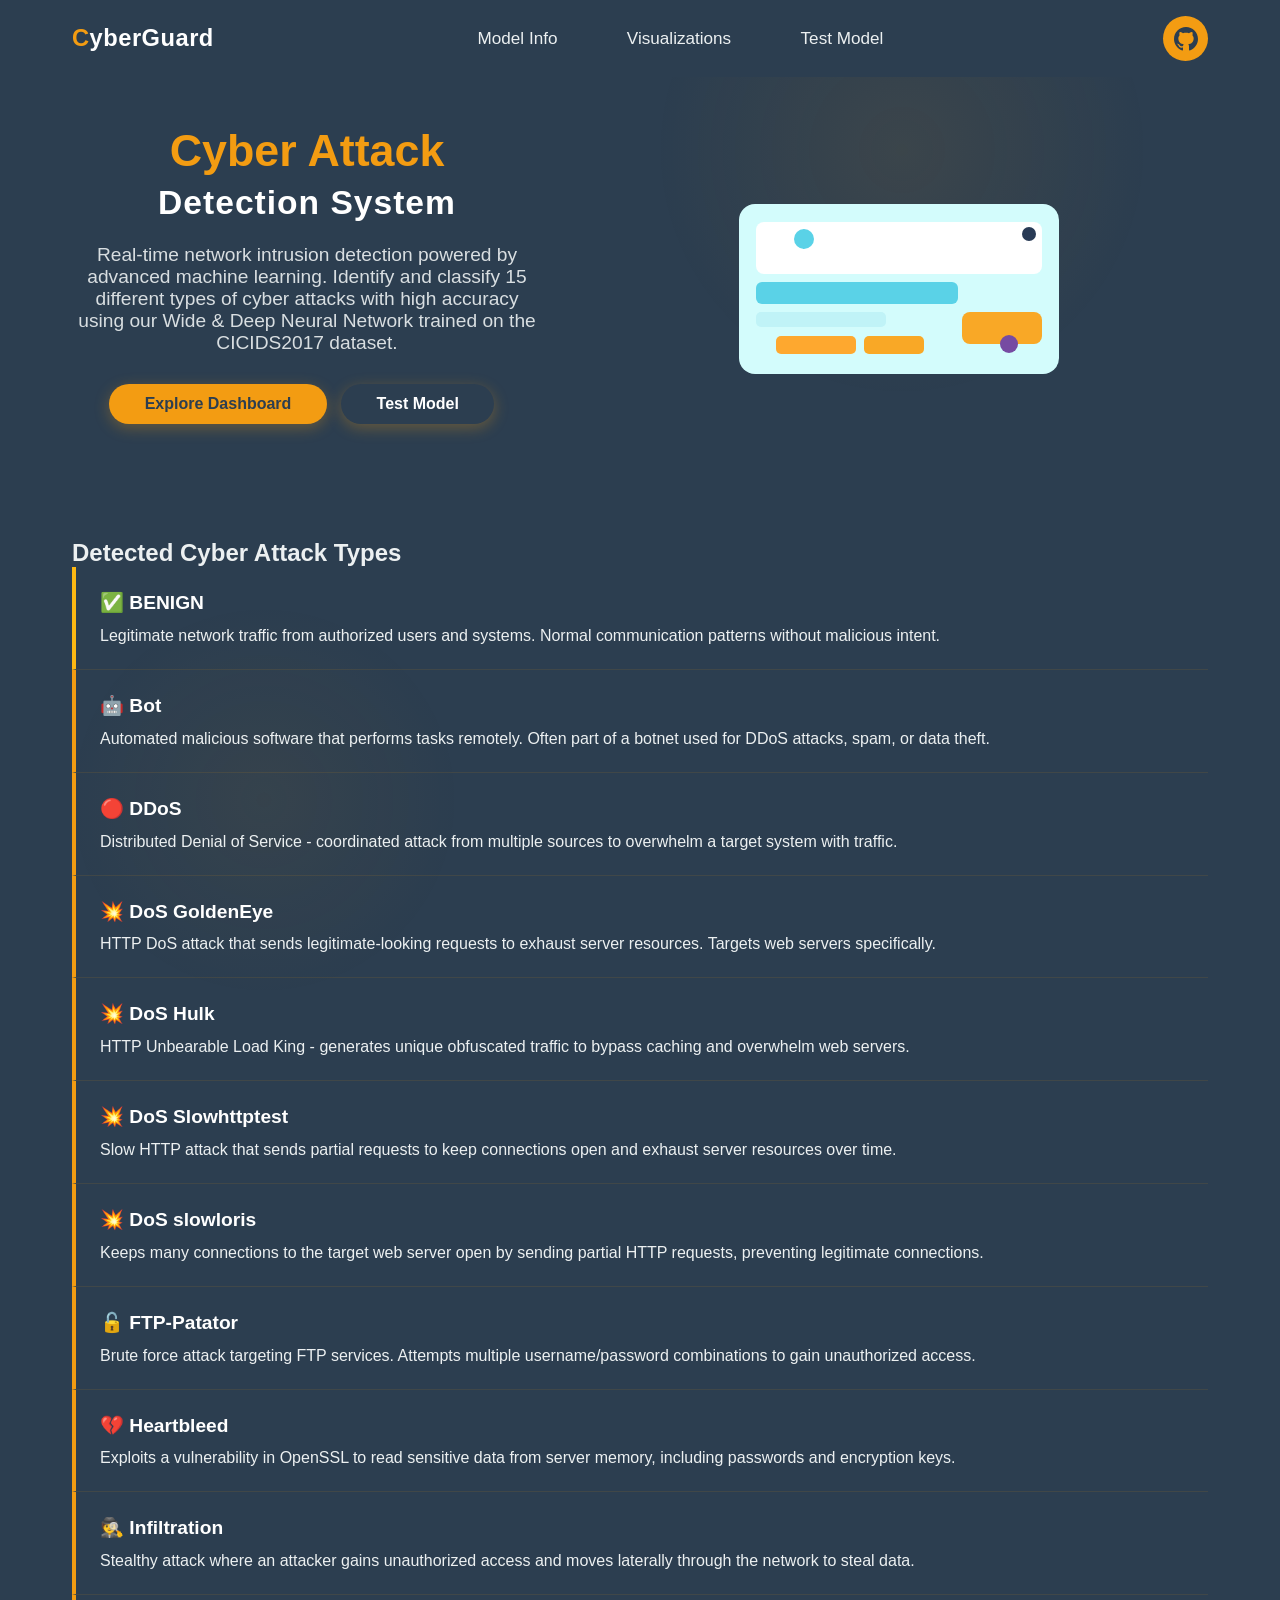
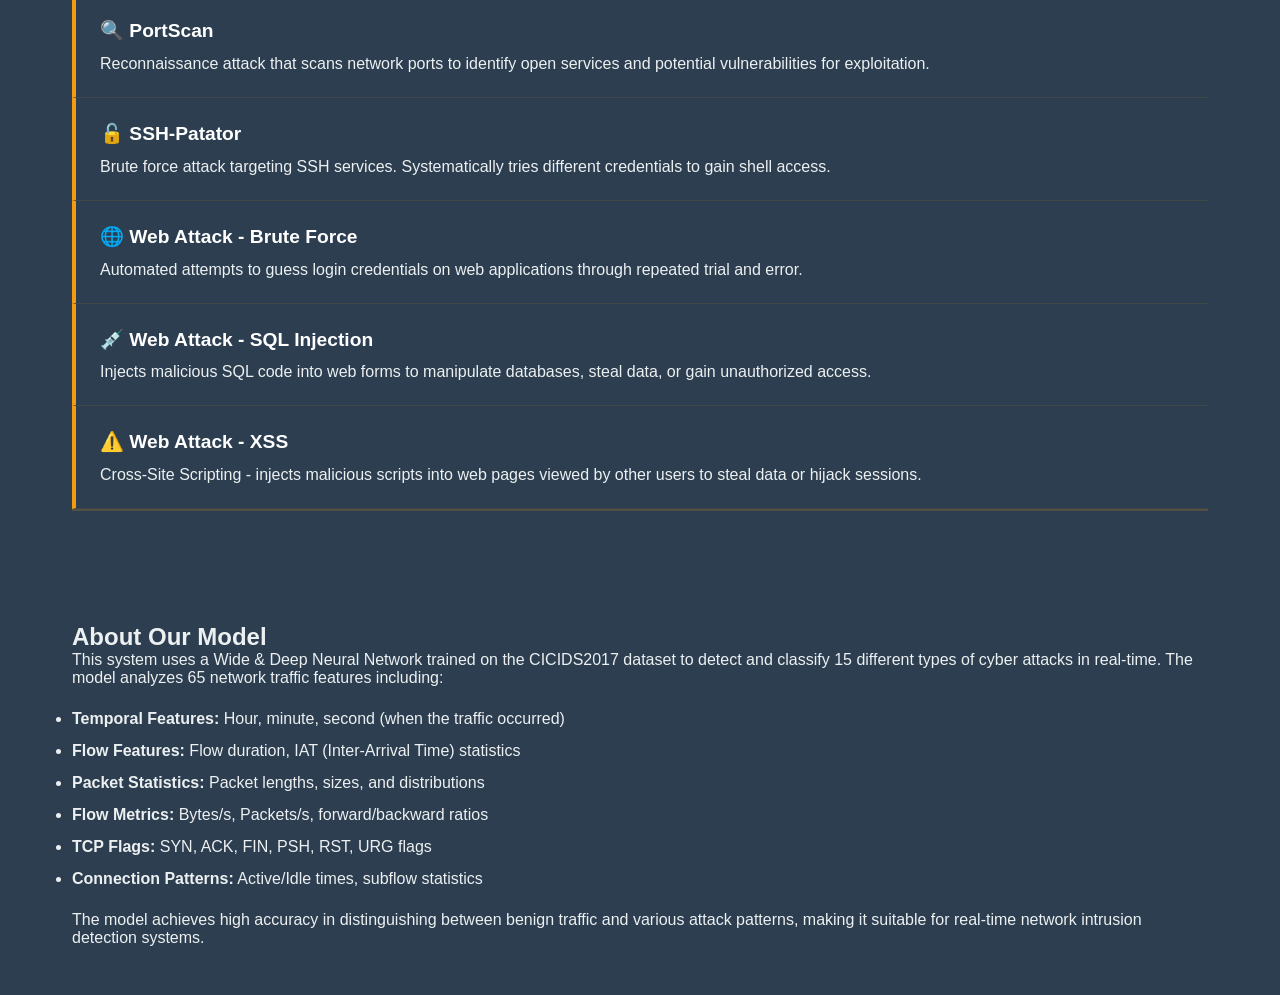
<file: index.html>
<!DOCTYPE html>
<html lang="en">

<head>
    <meta charset="UTF-8">
    <meta name="viewport" content="width=device-width, initial-scale=1.0">
    <title>Cyber Attack Detection System</title>
    <link rel="stylesheet" href="css/style.css">
</head>

<body>
    <nav class="navbar">
        <div class="nav-container">
            <div class="logo"> CyberGuard</div>
            <ul class="nav-menu">
                <li><a href="#model">Model Info</a></li>
                <li><a href="visualizations.html">Visualizations</a></li>
                <li><a href="predict.html">Test Model</a></li>
            </ul>
            <a href="https://github.com/ANASSBOUGRAINE212/Network-Intrusion-Detection-and-Classification-System" target="_blank" class="github-link">
                <svg width="24" height="24" viewBox="0 0 24 24" fill="currentColor">
                    <path
                        d="M12 0c-6.626 0-12 5.373-12 12 0 5.302 3.438 9.8 8.207 11.387.599.111.793-.261.793-.577v-2.234c-3.338.726-4.033-1.416-4.033-1.416-.546-1.387-1.333-1.756-1.333-1.756-1.089-.745.083-.729.083-.729 1.205.084 1.839 1.237 1.839 1.237 1.07 1.834 2.807 1.304 3.492.997.107-.775.418-1.305.762-1.604-2.665-.305-5.467-1.334-5.467-5.931 0-1.311.469-2.381 1.236-3.221-.124-.303-.535-1.524.117-3.176 0 0 1.008-.322 3.301 1.23.957-.266 1.983-.399 3.003-.404 1.02.005 2.047.138 3.006.404 2.291-1.552 3.297-1.23 3.297-1.23.653 1.653.242 2.874.118 3.176.77.84 1.235 1.911 1.235 3.221 0 4.609-2.807 5.624-5.479 5.921.43.372.823 1.102.823 2.222v3.293c0 .319.192.694.801.576 4.765-1.589 8.199-6.086 8.199-11.386 0-6.627-5.373-12-12-12z" />
                </svg>
            </a>
        </div>
    </nav>

    <main class="container">
        <section class="hero landing-hero">
            <div class="hero-content">
                <h1><span class="highlight">Cyber Attack</span><br><span class="subheading">Detection System</span></h1>
                <p>Real-time network intrusion detection powered by advanced machine learning. Identify and classify 15
                    different types of cyber attacks with high accuracy using our Wide & Deep Neural Network trained on
                    the CICIDS2017 dataset.</p>
                <a href="visualizations.html" class="btn-learn-more">Explore Dashboard</a>
                <a href="predict.html" class="btn-learn-more" style="background: var(--dark-blue); color: #fff;">Test
                    Model</a>
            </div>
            <div class="hero-illustration">
                <!-- Placeholder SVG illustration -->
                <svg width="360" height="220" viewBox="0 0 360 220" fill="none" xmlns="http://www.w3.org/2000/svg">
                    <rect x="20" y="30" width="320" height="170" rx="16" fill="#d3fcfc" />
                    <rect x="37" y="48" width="286" height="52" rx="8" fill="#fff" />
                    <rect x="37" y="108" width="202" height="22" rx="6" fill="#5ad2e7" />
                    <rect x="37" y="138" width="130" height="15" rx="5" fill="#c0f3f7" />
                    <rect x="243" y="138" width="80" height="32" rx="8" fill="#f9a826" />
                    <rect x="57" y="162" width="80" height="18" rx="5" fill="#fea82f" />
                    <rect x="145" y="162" width="60" height="18" rx="5" fill="#f9a826" />
                    <!-- Human icons as placeholder -->
                    <circle cx="85" cy="65" r="10" fill="#5ad2e7" />
                    <circle cx="290" cy="170" r="9" fill="#764ba2" />
                    <circle cx="310" cy="60" r="7" fill="#283a55" />
                </svg>
            </div>
        </section>

        <section class="attack-types" id="attacks"></section>
        <h2>Detected Cyber Attack Types</h2>

        <div class="attack-card normal">
            <h3>✅ BENIGN</h3>
            <p>Legitimate network traffic from authorized users and systems. Normal communication patterns without
                malicious intent.</p>
        </div>

        <div class="attack-card">
            <h3>🤖 Bot</h3>
            <p>Automated malicious software that performs tasks remotely. Often part of a botnet used for DDoS
                attacks, spam, or data theft.</p>
        </div>

        <div class="attack-card">
            <h3>🔴 DDoS</h3>
            <p>Distributed Denial of Service - coordinated attack from multiple sources to overwhelm a target system
                with traffic.</p>
        </div>

        <div class="attack-card">
            <h3>💥 DoS GoldenEye</h3>
            <p>HTTP DoS attack that sends legitimate-looking requests to exhaust server resources. Targets web
                servers specifically.</p>
        </div>

        <div class="attack-card">
            <h3>💥 DoS Hulk</h3>
            <p>HTTP Unbearable Load King - generates unique obfuscated traffic to bypass caching and overwhelm web
                servers.</p>
        </div>

        <div class="attack-card">
            <h3>💥 DoS Slowhttptest</h3>
            <p>Slow HTTP attack that sends partial requests to keep connections open and exhaust server resources
                over time.</p>
        </div>

        <div class="attack-card">
            <h3>💥 DoS slowloris</h3>
            <p>Keeps many connections to the target web server open by sending partial HTTP requests, preventing
                legitimate connections.</p>
        </div>

        <div class="attack-card">
            <h3>🔓 FTP-Patator</h3>
            <p>Brute force attack targeting FTP services. Attempts multiple username/password combinations to gain
                unauthorized access.</p>
        </div>

        <div class="attack-card">
            <h3>💔 Heartbleed</h3>
            <p>Exploits a vulnerability in OpenSSL to read sensitive data from server memory, including passwords
                and encryption keys.</p>
        </div>

        <div class="attack-card">
            <h3>🕵️ Infiltration</h3>
            <p>Stealthy attack where an attacker gains unauthorized access and moves laterally through the network
                to steal data.</p>
        </div>

        <div class="attack-card">
            <h3>🔍 PortScan</h3>
            <p>Reconnaissance attack that scans network ports to identify open services and potential
                vulnerabilities for exploitation.</p>
        </div>

        <div class="attack-card">
            <h3>🔓 SSH-Patator</h3>
            <p>Brute force attack targeting SSH services. Systematically tries different credentials to gain shell
                access.</p>
        </div>

        <div class="attack-card">
            <h3>🌐 Web Attack - Brute Force</h3>
            <p>Automated attempts to guess login credentials on web applications through repeated trial and error.
            </p>
        </div>

        <div class="attack-card">
            <h3>💉 Web Attack - SQL Injection</h3>
            <p>Injects malicious SQL code into web forms to manipulate databases, steal data, or gain unauthorized
                access.</p>
        </div>

        <div class="attack-card">
            <h3>⚠️ Web Attack - XSS</h3>
            <p>Cross-Site Scripting - injects malicious scripts into web pages viewed by other users to steal data
                or hijack sessions.</p>
        </div>
        </section>

        <section class="model-info" id="model"></section>
        <h2>About Our Model</h2>
        <p>This system uses a Wide & Deep Neural Network trained on the CICIDS2017 dataset to detect and classify 15
            different types of cyber attacks in real-time. The model analyzes 65 network traffic features including:
        </p>
        <ul style="margin-top: 1rem; line-height: 2;">
            <li><strong>Temporal Features:</strong> Hour, minute, second (when the traffic occurred)</li>
            <li><strong>Flow Features:</strong> Flow duration, IAT (Inter-Arrival Time) statistics</li>
            <li><strong>Packet Statistics:</strong> Packet lengths, sizes, and distributions</li>
            <li><strong>Flow Metrics:</strong> Bytes/s, Packets/s, forward/backward ratios</li>
            <li><strong>TCP Flags:</strong> SYN, ACK, FIN, PSH, RST, URG flags</li>
            <li><strong>Connection Patterns:</strong> Active/Idle times, subflow statistics</li>
        </ul>
        <p style="margin-top: 1rem;">The model achieves high accuracy in distinguishing between benign traffic and
            various attack patterns, making it suitable for real-time network intrusion detection systems.</p>
        </section>
    </main>

</body>

</html>
</file>
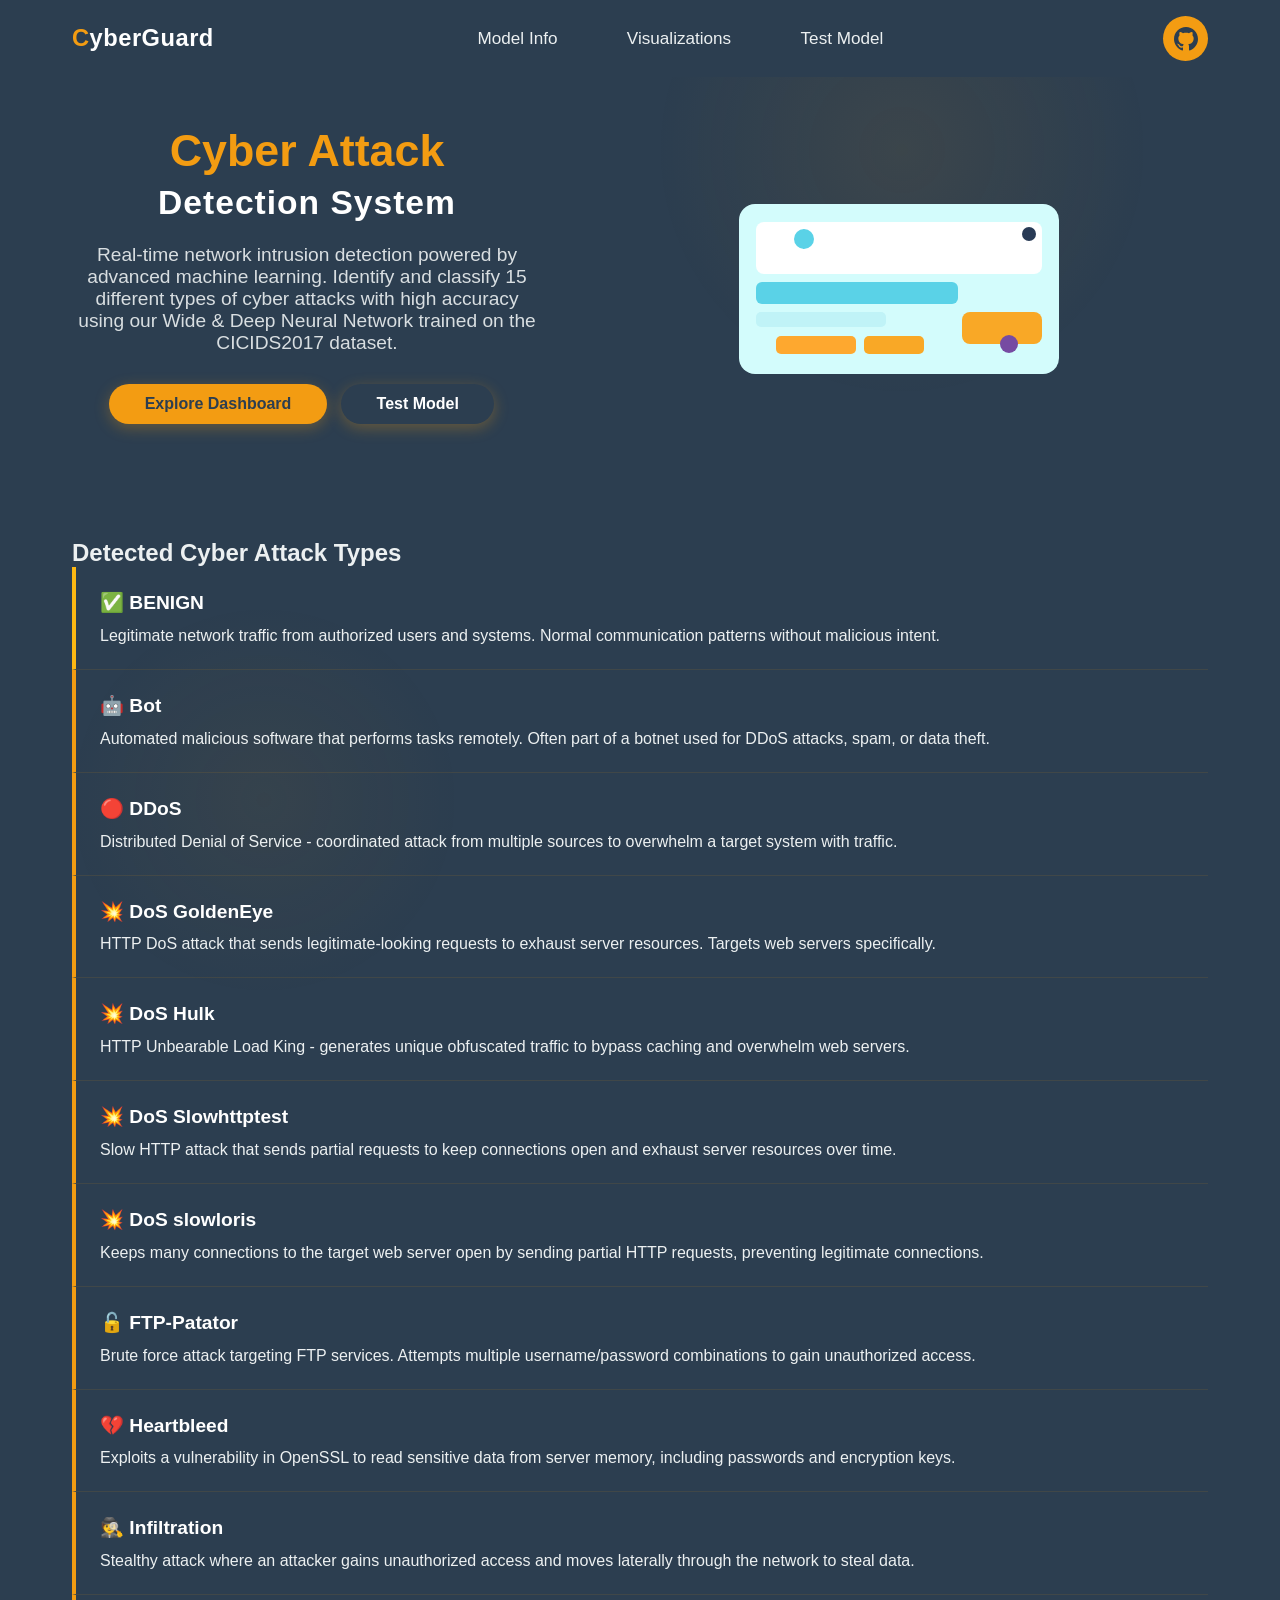
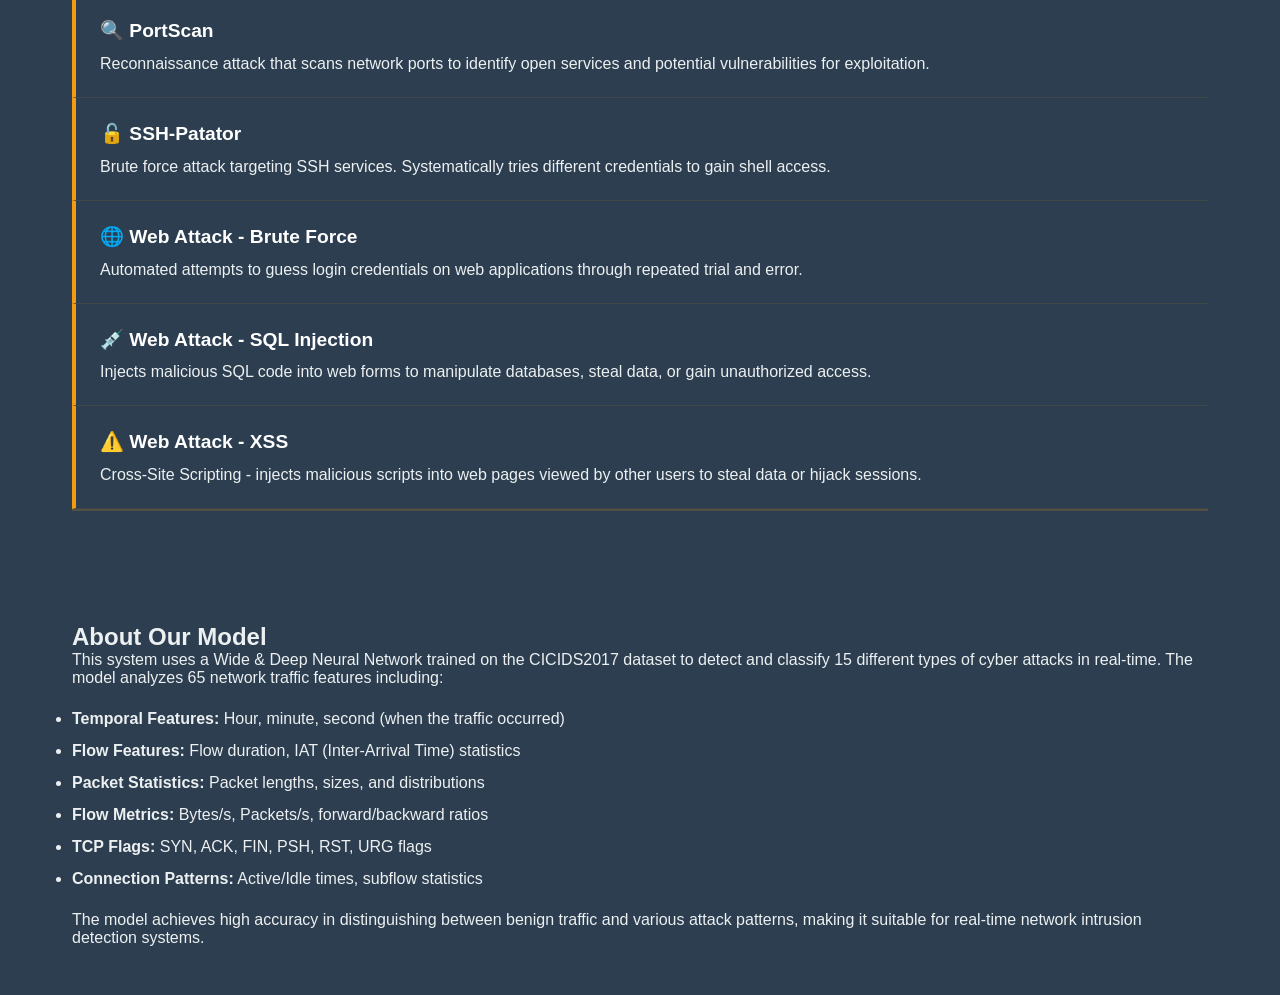
<file: frontend/index.html>
<!DOCTYPE html>
<html lang="en">

<head>
    <meta charset="UTF-8">
    <meta name="viewport" content="width=device-width, initial-scale=1.0">
    <title>Cyber Attack Detection System</title>
    <link rel="stylesheet" href="css/style.css">
</head>

<body>
    <nav class="navbar">
        <div class="nav-container">
            <div class="logo"> CyberGuard</div>
            <ul class="nav-menu">
                <li><a href="#model">Model Info</a></li>
                <li><a href="visualizations.html">Visualizations</a></li>
                <li><a href="predict.html">Test Model</a></li>
            </ul>
            <a href="https://github.com" target="_blank" class="github-link">
                <svg width="24" height="24" viewBox="0 0 24 24" fill="currentColor">
                    <path
                        d="M12 0c-6.626 0-12 5.373-12 12 0 5.302 3.438 9.8 8.207 11.387.599.111.793-.261.793-.577v-2.234c-3.338.726-4.033-1.416-4.033-1.416-.546-1.387-1.333-1.756-1.333-1.756-1.089-.745.083-.729.083-.729 1.205.084 1.839 1.237 1.839 1.237 1.07 1.834 2.807 1.304 3.492.997.107-.775.418-1.305.762-1.604-2.665-.305-5.467-1.334-5.467-5.931 0-1.311.469-2.381 1.236-3.221-.124-.303-.535-1.524.117-3.176 0 0 1.008-.322 3.301 1.23.957-.266 1.983-.399 3.003-.404 1.02.005 2.047.138 3.006.404 2.291-1.552 3.297-1.23 3.297-1.23.653 1.653.242 2.874.118 3.176.77.84 1.235 1.911 1.235 3.221 0 4.609-2.807 5.624-5.479 5.921.43.372.823 1.102.823 2.222v3.293c0 .319.192.694.801.576 4.765-1.589 8.199-6.086 8.199-11.386 0-6.627-5.373-12-12-12z" />
                </svg>
            </a>
        </div>
    </nav>

    <main class="container">
        <section class="hero landing-hero">
            <div class="hero-content">
                <h1><span class="highlight">Cyber Attack</span><br><span class="subheading">Detection System</span></h1>
                <p>Real-time network intrusion detection powered by advanced machine learning. Identify and classify 15
                    different types of cyber attacks with high accuracy using our Wide & Deep Neural Network trained on
                    the CICIDS2017 dataset.</p>
                <a href="visualizations.html" class="btn-learn-more">Explore Dashboard</a>
                <a href="predict.html" class="btn-learn-more" style="background: var(--dark-blue); color: #fff;">Test
                    Model</a>
            </div>
            <div class="hero-illustration">
                <!-- Placeholder SVG illustration -->
                <svg width="360" height="220" viewBox="0 0 360 220" fill="none" xmlns="http://www.w3.org/2000/svg">
                    <rect x="20" y="30" width="320" height="170" rx="16" fill="#d3fcfc" />
                    <rect x="37" y="48" width="286" height="52" rx="8" fill="#fff" />
                    <rect x="37" y="108" width="202" height="22" rx="6" fill="#5ad2e7" />
                    <rect x="37" y="138" width="130" height="15" rx="5" fill="#c0f3f7" />
                    <rect x="243" y="138" width="80" height="32" rx="8" fill="#f9a826" />
                    <rect x="57" y="162" width="80" height="18" rx="5" fill="#fea82f" />
                    <rect x="145" y="162" width="60" height="18" rx="5" fill="#f9a826" />
                    <!-- Human icons as placeholder -->
                    <circle cx="85" cy="65" r="10" fill="#5ad2e7" />
                    <circle cx="290" cy="170" r="9" fill="#764ba2" />
                    <circle cx="310" cy="60" r="7" fill="#283a55" />
                </svg>
            </div>
        </section>

        <section class="attack-types" id="attacks"></section>
        <h2>Detected Cyber Attack Types</h2>

        <div class="attack-card normal">
            <h3>✅ BENIGN</h3>
            <p>Legitimate network traffic from authorized users and systems. Normal communication patterns without
                malicious intent.</p>
        </div>

        <div class="attack-card">
            <h3>🤖 Bot</h3>
            <p>Automated malicious software that performs tasks remotely. Often part of a botnet used for DDoS
                attacks, spam, or data theft.</p>
        </div>

        <div class="attack-card">
            <h3>🔴 DDoS</h3>
            <p>Distributed Denial of Service - coordinated attack from multiple sources to overwhelm a target system
                with traffic.</p>
        </div>

        <div class="attack-card">
            <h3>💥 DoS GoldenEye</h3>
            <p>HTTP DoS attack that sends legitimate-looking requests to exhaust server resources. Targets web
                servers specifically.</p>
        </div>

        <div class="attack-card">
            <h3>💥 DoS Hulk</h3>
            <p>HTTP Unbearable Load King - generates unique obfuscated traffic to bypass caching and overwhelm web
                servers.</p>
        </div>

        <div class="attack-card">
            <h3>💥 DoS Slowhttptest</h3>
            <p>Slow HTTP attack that sends partial requests to keep connections open and exhaust server resources
                over time.</p>
        </div>

        <div class="attack-card">
            <h3>💥 DoS slowloris</h3>
            <p>Keeps many connections to the target web server open by sending partial HTTP requests, preventing
                legitimate connections.</p>
        </div>

        <div class="attack-card">
            <h3>🔓 FTP-Patator</h3>
            <p>Brute force attack targeting FTP services. Attempts multiple username/password combinations to gain
                unauthorized access.</p>
        </div>

        <div class="attack-card">
            <h3>💔 Heartbleed</h3>
            <p>Exploits a vulnerability in OpenSSL to read sensitive data from server memory, including passwords
                and encryption keys.</p>
        </div>

        <div class="attack-card">
            <h3>🕵️ Infiltration</h3>
            <p>Stealthy attack where an attacker gains unauthorized access and moves laterally through the network
                to steal data.</p>
        </div>

        <div class="attack-card">
            <h3>🔍 PortScan</h3>
            <p>Reconnaissance attack that scans network ports to identify open services and potential
                vulnerabilities for exploitation.</p>
        </div>

        <div class="attack-card">
            <h3>🔓 SSH-Patator</h3>
            <p>Brute force attack targeting SSH services. Systematically tries different credentials to gain shell
                access.</p>
        </div>

        <div class="attack-card">
            <h3>🌐 Web Attack - Brute Force</h3>
            <p>Automated attempts to guess login credentials on web applications through repeated trial and error.
            </p>
        </div>

        <div class="attack-card">
            <h3>💉 Web Attack - SQL Injection</h3>
            <p>Injects malicious SQL code into web forms to manipulate databases, steal data, or gain unauthorized
                access.</p>
        </div>

        <div class="attack-card">
            <h3>⚠️ Web Attack - XSS</h3>
            <p>Cross-Site Scripting - injects malicious scripts into web pages viewed by other users to steal data
                or hijack sessions.</p>
        </div>
        </section>

        <section class="model-info" id="model"></section>
        <h2>About Our Model</h2>
        <p>This system uses a Wide & Deep Neural Network trained on the CICIDS2017 dataset to detect and classify 15
            different types of cyber attacks in real-time. The model analyzes 65 network traffic features including:
        </p>
        <ul style="margin-top: 1rem; line-height: 2;">
            <li><strong>Temporal Features:</strong> Hour, minute, second (when the traffic occurred)</li>
            <li><strong>Flow Features:</strong> Flow duration, IAT (Inter-Arrival Time) statistics</li>
            <li><strong>Packet Statistics:</strong> Packet lengths, sizes, and distributions</li>
            <li><strong>Flow Metrics:</strong> Bytes/s, Packets/s, forward/backward ratios</li>
            <li><strong>TCP Flags:</strong> SYN, ACK, FIN, PSH, RST, URG flags</li>
            <li><strong>Connection Patterns:</strong> Active/Idle times, subflow statistics</li>
        </ul>
        <p style="margin-top: 1rem;">The model achieves high accuracy in distinguishing between benign traffic and
            various attack patterns, making it suitable for real-time network intrusion detection systems.</p>
        </section>
    </main>

</body>

</html>
</file>
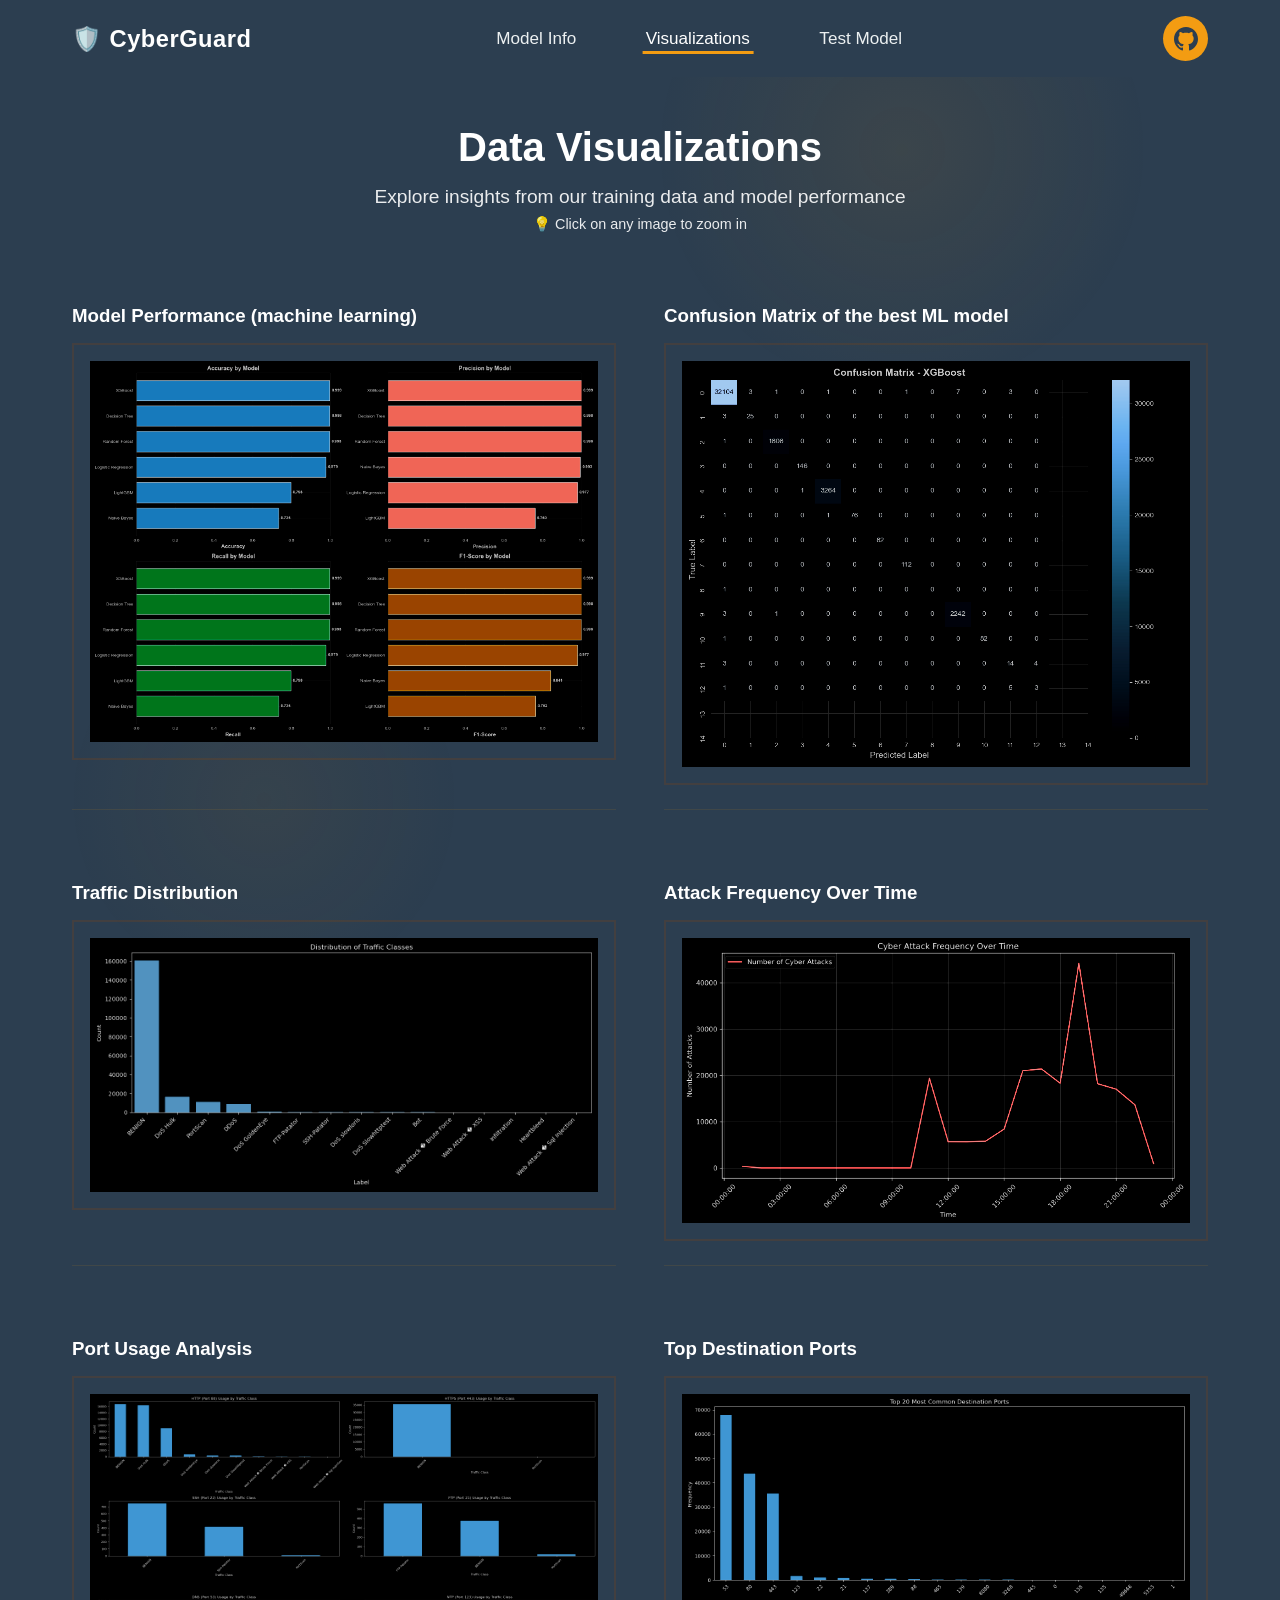
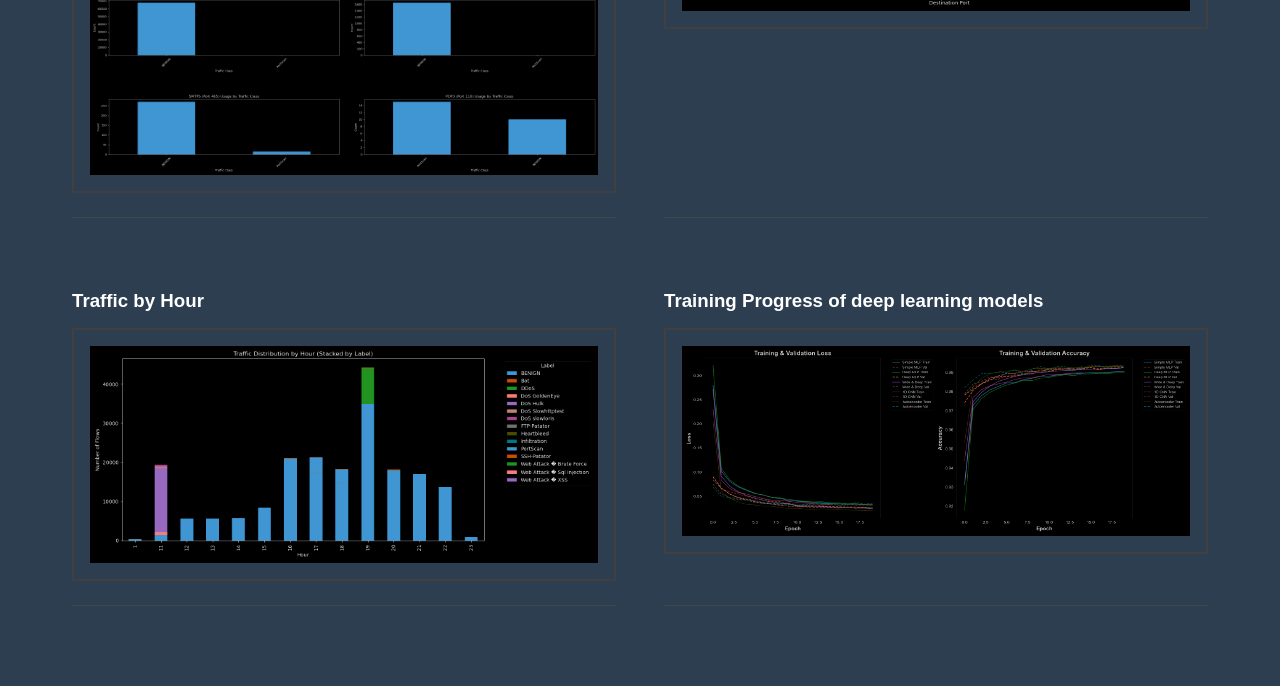
<file: frontend/visualizations.html>
<!DOCTYPE html>
<html lang="en">
<head>
    <meta charset="UTF-8">
    <meta name="viewport" content="width=device-width, initial-scale=1.0">
    <title>Visualizations - Cyber Attack Detection</title>
    <link rel="stylesheet" href="css/style.css">
</head>
<body>
    <nav class="navbar">
        <div class="nav-container">
            <div class="logo">🛡️ CyberGuard</div>
            <ul class="nav-menu">
                <li><a href="index.html#model">Model Info</a></li>
                <li><a href="visualizations.html" class="active">Visualizations</a></li>
                <li><a href="predict.html">Test Model</a></li>
            </ul>
            <a href="https://github.com" target="_blank" class="github-link">
                <svg width="24" height="24" viewBox="0 0 24 24" fill="currentColor">
                    <path d="M12 0c-6.626 0-12 5.373-12 12 0 5.302 3.438 9.8 8.207 11.387.599.111.793-.261.793-.577v-2.234c-3.338.726-4.033-1.416-4.033-1.416-.546-1.387-1.333-1.756-1.333-1.756-1.089-.745.083-.729.083-.729 1.205.084 1.839 1.237 1.839 1.237 1.07 1.834 2.807 1.304 3.492.997.107-.775.418-1.305.762-1.604-2.665-.305-5.467-1.334-5.467-5.931 0-1.311.469-2.381 1.236-3.221-.124-.303-.535-1.524.117-3.176 0 0 1.008-.322 3.301 1.23.957-.266 1.983-.399 3.003-.404 1.02.005 2.047.138 3.006.404 2.291-1.552 3.297-1.23 3.297-1.23.653 1.653.242 2.874.118 3.176.77.84 1.235 1.911 1.235 3.221 0 4.609-2.807 5.624-5.479 5.921.43.372.823 1.102.823 2.222v3.293c0 .319.192.694.801.576 4.765-1.589 8.199-6.086 8.199-11.386 0-6.627-5.373-12-12-12z"/>
                </svg>
            </a>
        </div>
    </nav>

    <main class="container">
        <section class="hero">
            <h1 style="color: var(--dark-blue);">Data Visualizations</h1>
            <p style="color: var(--dark-blue); font-weight: 500;">Explore insights from our training data and model performance</p>
            <p style="font-size: 0.9em; margin-top: 0.5rem; color: var(--dark-blue);">💡 Click on any image to zoom in</p>
        </section>

        <section class="viz-grid">
            <div class="viz-card">
                <h3>Model Performance (machine learning)</h3>
                <img src="../visualization/metrics by model (ML).png" alt="Metrics by Model" class="zoomable">
            </div>

            <div class="viz-card">
                <h3>Confusion Matrix of the best ML model</h3>
                <img src="../visualization/confusion matrix for best model.png" alt="Confusion Matrix" class="zoomable">
            </div>

            <div class="viz-card">
                <h3>Traffic Distribution</h3>
                <img src="../visualization/Distribution of Traffic.png" alt="Traffic Distribution" class="zoomable">
            </div>

            <div class="viz-card">
                <h3>Attack Frequency Over Time</h3>
                <img src="../visualization/cyber attack frequency over time.png" alt="Attack Frequency" class="zoomable">
            </div>

            <div class="viz-card">
                <h3>Port Usage Analysis</h3>
                <img src="../visualization/port usage by traffic.png" alt="Port Usage" class="zoomable">
            </div>

            <div class="viz-card">
                <h3>Top Destination Ports</h3>
                <img src="../visualization/Top 20 Most Common Destination Ports.png" alt="Top Ports" class="zoomable">
            </div>

            <div class="viz-card">
                <h3>Traffic by Hour</h3>
                <img src="../visualization/traffic distribution by hour.png" alt="Traffic by Hour" class="zoomable">
            </div>

            <div class="viz-card">
                <h3>Training Progress of deep learning models</h3>
                <img src="../visualization/Training & Validation Loss and accuracy.png" alt="Training Progress" class="zoomable">
            </div>
        </section>
    </main>

    <!-- Image Zoom Modal -->
    <div id="imageModal" class="modal">
        <span class="modal-close">&times;</span>
        <img class="modal-content" id="modalImage">
        <div id="modalCaption"></div>
    </div>

    <script src="js/visualizations.js"></script>
</body>
</html>
</file>
<file: css/style.css>
* {
    margin: 0;
    padding: 0;
    box-sizing: border-box;
}

:root {
  --navy-dark: #2C3E50;
  --navy-blue: #34495E;
  --accent-yellow: #F39C12;
  --accent-gold: #FDB813;
  --text-light: #ECF0F1;
  --text-white: #FFFFFF;
}

body {
  font-family: 'Segoe UI', Tahoma, Geneva, Verdana, sans-serif;
  background: var(--navy-dark);
  min-height: 100vh;
  color: var(--text-light);
  position: relative;
  overflow-x: hidden;
  margin: 0;
  padding: 0;
}

body::before {
  content: '';
  position: fixed;
  width: 500px;
  height: 500px;
  background: radial-gradient(circle, rgba(243, 156, 18, 0.08) 0%, transparent 70%);
  border-radius: 50%;
  top: -100px;
  right: 10%;
  z-index: 0;
  pointer-events: none;
}

body::after {
  content: '';
  position: fixed;
  width: 400px;
  height: 400px;
  background: radial-gradient(circle, rgba(243, 156, 18, 0.05) 0%, transparent 70%);
  border-radius: 50%;
  bottom: -100px;
  left: 5%;
  z-index: 0;
  pointer-events: none;
}

.navbar {
  background: var(--navy-dark);
  box-shadow: none;
  margin-bottom: 0;
  position: relative;
  z-index: 100;
}

.nav-container {
  max-width: 1200px;
  margin: 0 auto;
  padding: 1rem 2rem;
  display: flex;
  justify-content: space-between;
  align-items: center;
}

.logo {
  font-size: 1.48rem;
  font-weight: bold;
  color: var(--text-white);
  letter-spacing: 0.5px;
}

.logo::first-letter {
  color: var(--accent-yellow);
}

.nav-menu {
  display: flex;
  list-style: none;
  gap: 2.2rem;
}

.nav-menu a {
  text-decoration: none;
  color: var(--text-light);
  font-weight: 500;
  font-size: 1.07rem;
  transition: all 0.3s;
  border-radius: 4px;
  padding: 0.4em 1em;
  position: relative;
}

.nav-menu a::after {
  content: '';
  position: absolute;
  bottom: 0;
  left: 50%;
  transform: translateX(-50%);
  width: 0;
  height: 3px;
  background: var(--accent-yellow);
  transition: width 0.3s;
}

.nav-menu a:hover,
.nav-menu a.active {
  color: var(--text-white);
}

.nav-menu a:hover::after,
.nav-menu a.active::after {
  width: 80%;
}

.github-link {
  color: var(--text-white);
  display: flex;
  align-items: center;
  justify-content: center;
  width: 45px;
  height: 45px;
  border-radius: 50%;
  transition: all 0.3s;
  margin-left: 1rem;
  background: var(--accent-yellow);
}

.github-link svg {
  fill: var(--navy-dark);
}

.github-link:hover {
  background: var(--accent-gold);
  transform: scale(1.1);
}

.landing-hero {
  display: flex;
  flex-direction: row;
  justify-content: space-between;
  align-items: center;
  gap: 3rem;
  margin-top: 0;
  margin-bottom: 4rem;
  padding: 2rem 0;
}
.hero-content {
  flex: 1 1 340px;
  max-width: 470px;
}
.landing-hero .hero-illustration {
  flex: 1 1 320px;
  text-align: center;
  display: flex;
  align-items: center;
  justify-content: center;
}

.landing-hero h1 {
  font-size: 2.75rem;
  font-weight: 700;
  color: var(--text-white);
  margin-bottom: 0.45em;
  line-height: 1.15;
}
.landing-hero .highlight {
  color: var(--accent-yellow);
  font-size: 2.8rem;
}
.landing-hero .subheading {
  color: var(--text-white);
  font-size: 2.1rem;
  letter-spacing: 1px;
  display: inline-block;
  margin-bottom: 0.17em;
}
.landing-hero p {
  font-size: 1.13rem;
  color: var(--text-light);
  margin-bottom: 1.55em;
  opacity: 0.95;
}

.btn-learn-more {
  background: var(--accent-yellow);
  color: var(--navy-dark);
  border: none;
  border-radius: 30px;
  padding: 0.7em 2.2em;
  font-size: 1rem;
  font-weight: 600;
  cursor: pointer;
  text-decoration: none;
  transition: all 0.3s;
  box-shadow: 0 4px 15px rgba(243, 156, 18, 0.3);
  margin-right: 0.65rem;
  margin-bottom: 1.2rem;
  display: inline-block;
}
.btn-learn-more:hover {
  background: var(--accent-gold);
  transform: translateY(-2px);
  box-shadow: 0 6px 20px rgba(243, 156, 18, 0.4);
}

.hero-social {
  display: flex;
  gap: 1.1rem;
  margin-top: 0.9em;
}
.hero-social a {
  background: #fff;
  border-radius: 50%;
  box-shadow: 0 0 6px rgba(70,170,216,0.06);
  width: 39px;
  height: 39px;
  display: flex;
  align-items: center;
  justify-content: center;
  transition: background 0.17s, box-shadow 0.16s;
}
.hero-social a:hover {
  background: var(--accent-cyan);
  box-shadow: 0 3px 14px rgba(90,210,231,0.18);
}
.hero-social img {
  width: 22px;
  height: 22px;
  display: block;
}

.container {
    max-width: 1200px;
    margin: 0 auto;
    padding: 3rem 2rem;
    background: transparent;
    min-height: calc(100vh - 80px);
    position: relative;
    z-index: 10;
}

.hero {
    text-align: center;
    color: white;
    margin-bottom: 3rem;
    background: transparent;
    padding: 0;
}

.hero h1 {
    font-size: 2.5rem;
    margin-bottom: 1rem;
    color: var(--text-white);
}

.hero p {
    font-size: 1.2rem;
    opacity: 0.9;
    color: var(--text-light);
}

.attack-types {
    display: grid;
    grid-template-columns: repeat(auto-fit, minmax(350px, 1fr));
    gap: 1.5rem;
    margin-bottom: 3rem;
}

.attack-types h2 {
    grid-column: 1 / -1;
    color: var(--text-white);
    text-align: center;
    margin-bottom: 2rem;
    font-size: 2rem;
    font-weight: 700;
}

.attack-card {
    background: transparent;
    padding: 1.5rem;
    border-radius: 0;
    box-shadow: none;
    border-left: 4px solid var(--accent-yellow);
    transition: all 0.3s ease;
    border-bottom: 1px solid rgba(243, 156, 18, 0.1);
}

.attack-card.normal {
    border-left-color: var(--accent-gold);
}

.attack-card:hover {
    transform: translateX(10px);
    border-left-color: var(--accent-gold);
    background: rgba(243, 156, 18, 0.05);
}

.attack-card h3 {
    margin-bottom: 0.8rem;
    color: var(--text-white);
    font-size: 1.2rem;
    font-weight: 600;
}

.attack-card p {
    color: var(--text-light);
}

.model-info {
    background: transparent;
    padding: 2.5rem 0;
    border-radius: 0;
    box-shadow: none;
    margin-bottom: 2rem;
    border-top: 2px solid rgba(243, 156, 18, 0.2);
}

.model-info h2 {
    color: var(--text-white);
    margin-bottom: 1.5rem;
    font-size: 2rem;
    font-weight: 700;
}

.model-info p,
.model-info li {
    color: var(--text-light);
}

.predict-container {
    background: transparent;
    padding: 2rem 0;
    border-radius: 0;
    box-shadow: none;
    margin-bottom: 2rem;
}

.model-stats {
    background: rgba(243, 156, 18, 0.05);
    padding: 1.5rem;
    border-radius: 0;
    margin-bottom: 2rem;
    border-left: 4px solid var(--accent-yellow);
}

.model-stats h3 {
    color: var(--text-white);
    margin-bottom: 0.8rem;
    font-weight: 600;
}

.model-stats p {
    color: var(--text-light);
}

.predict-form {
    margin-top: 2rem;
}

.feature-grid {
    display: grid;
    grid-template-columns: repeat(auto-fit, minmax(250px, 1fr));
    gap: 1rem;
    margin-bottom: 2rem;
}

.form-group {
    display: flex;
    flex-direction: column;
}

.form-group label {
    font-weight: 500;
    margin-bottom: 0.5rem;
    color: var(--text-light);
}

.form-group input {
    padding: 0.7rem;
    border: 2px solid rgba(243, 156, 18, 0.2);
    border-radius: 5px;
    font-size: 1rem;
    background: rgba(255, 255, 255, 0.05);
    color: var(--text-white);
    transition: all 0.3s;
}

.form-group input:focus {
    outline: none;
    border-color: var(--accent-yellow);
    background: rgba(255, 255, 255, 0.08);
}

.sample-buttons {
    margin-bottom: 2rem;
    padding: 1.5rem 0;
    background: transparent;
    border-radius: 0;
    border-top: 2px solid rgba(243, 156, 18, 0.2);
    border-bottom: 2px solid rgba(243, 156, 18, 0.2);
}

.sample-buttons h3 {
    color: var(--text-white);
    margin-bottom: 1.5rem;
    text-align: center;
    font-weight: 600;
}

.sample-grid {
    display: grid;
    grid-template-columns: repeat(auto-fit, minmax(180px, 1fr));
    gap: 0.75rem;
}

.btn-sample {
    padding: 0.75rem 1rem;
    border: 2px solid rgba(243, 156, 18, 0.3);
    background: transparent;
    color: var(--text-light);
    border-radius: 5px;
    font-size: 0.9rem;
    font-weight: 500;
    cursor: pointer;
    transition: all 0.3s;
}

.btn-sample:hover {
    background: var(--accent-yellow);
    color: var(--navy-dark);
    border-color: var(--accent-yellow);
    transform: translateY(-2px);
    box-shadow: 0 4px 12px rgba(243, 156, 18, 0.3);
}

.btn-sample:active {
    transform: translateY(0);
}

.form-actions {
    display: flex;
    gap: 1rem;
    justify-content: center;
}

.btn-primary, .btn-secondary {
    padding: 0.85rem 2.5rem;
    border: none;
    border-radius: 30px;
    font-size: 1rem;
    font-weight: 600;
    cursor: pointer;
    transition: all 0.3s;
}

.btn-primary {
    background: var(--accent-yellow);
    color: var(--navy-dark);
    box-shadow: 0 4px 15px rgba(243, 156, 18, 0.3);
}

.btn-primary:hover {
    background: var(--accent-gold);
    transform: translateY(-2px);
    box-shadow: 0 6px 20px rgba(243, 156, 18, 0.4);
}

.btn-secondary {
    background: transparent;
    color: var(--text-light);
    border: 2px solid rgba(243, 156, 18, 0.3);
}

.btn-secondary:hover {
    background: rgba(243, 156, 18, 0.1);
    border-color: var(--accent-yellow);
}

.result-container {
    margin-top: 2rem;
    padding: 1.5rem 0;
    background: transparent;
    border-radius: 0;
    border-top: 2px solid rgba(243, 156, 18, 0.2);
}

.result-container h3 {
    color: var(--text-white);
    margin-bottom: 1.5rem;
    font-weight: 600;
    font-size: 1.5rem;
}

.prediction-result {
    padding: 1rem 0;
    border-radius: 0;
    font-size: 1.1rem;
    font-weight: 500;
    background: transparent;
    border: none;
    border-left: 4px solid;
    padding-left: 1rem;
}

.prediction-result.attack {
    color: #e74c3c;
    border-left-color: #e74c3c;
}

.prediction-result.normal {
    color: #2ecc71;
    border-left-color: #2ecc71;
}

.probabilities {
    margin-top: 1.5rem;
    background: transparent;
    padding: 0;
}

.prob-bar {
    margin: 1rem 0;
    background: transparent;
}

.prob-label {
    display: flex;
    justify-content: space-between;
    margin-bottom: 0.5rem;
    font-size: 0.95rem;
    color: var(--text-light);
}

.prob-fill {
    height: 8px;
    background: var(--accent-yellow);
    border-radius: 0;
    transition: width 0.5s;
    box-shadow: 0 0 10px rgba(243, 156, 18, 0.3);
}

.prob-bar::before {
    content: '';
    display: block;
    width: 100%;
    height: 8px;
    background: rgba(243, 156, 18, 0.1);
    position: relative;
}

.viz-grid {
    display: grid;
    grid-template-columns: repeat(auto-fit, minmax(500px, 1fr));
    gap: 3rem;
    margin-bottom: 2rem;
}

@media (max-width: 1100px) {
    .viz-grid {
        grid-template-columns: 1fr;
    }
}

.viz-card {
    background: transparent;
    padding: 1.5rem 0;
    border-radius: 0;
    box-shadow: none;
    border-bottom: 1px solid rgba(243, 156, 18, 0.1);
}

.viz-card h3 {
    color: var(--text-white);
    margin-bottom: 1rem;
    font-weight: 600;
}

.viz-card img {
    border: 2px solid rgba(243, 156, 18, 0.2);
    transition: all 0.3s;
}

.viz-card img:hover {
    border-color: var(--accent-yellow);
    filter: invert(1) hue-rotate(180deg) brightness(0.95) contrast(1.1);
}

.viz-card img {
    width: 100%;
    height: auto;
    border-radius: 0;
    display: block;
    filter: invert(1) hue-rotate(180deg) brightness(0.9) contrast(1.1);
    background: transparent;
    padding: 1rem;
}

/* Image Zoom Modal */
.zoomable {
    cursor: pointer;
    transition: transform 0.3s, box-shadow 0.3s;
}

.zoomable:hover {
    transform: scale(1.02);
    box-shadow: 0 4px 12px rgba(0,0,0,0.2);
}

.modal {
    display: none;
    position: fixed;
    z-index: 2000;
    padding-top: 50px;
    left: 0;
    top: 0;
    width: 100%;
    height: 100%;
    overflow: auto;
    background-color: rgba(0,0,0,0.95);
    animation: fadeIn 0.3s;
}

@keyframes fadeIn {
    from { opacity: 0; }
    to { opacity: 1; }
}

.modal-content {
    margin: auto;
    display: block;
    max-width: 95%;
    max-height: 85vh;
    object-fit: contain;
    animation: zoomIn 0.3s;
}

@keyframes zoomIn {
    from { transform: scale(0.8); }
    to { transform: scale(1); }
}

.modal-close {
    position: absolute;
    top: 20px;
    right: 40px;
    color: #f1f1f1;
    font-size: 50px;
    font-weight: bold;
    transition: 0.3s;
    cursor: pointer;
    z-index: 2001;
}

.modal-close:hover,
.modal-close:focus {
    color: #bbb;
}

#modalCaption {
    margin: auto;
    display: block;
    width: 80%;
    max-width: 700px;
    text-align: center;
    color: #ccc;
    padding: 10px 0;
    font-size: 1.2rem;
}

@media (max-width: 1050px) {
  .landing-hero { flex-direction: column; gap: 0; }
  .hero-content, .landing-hero .hero-illustration { 
    max-width: 98vw; width: 100%; justify-content: center;
  }
  .landing-hero .hero-illustration { margin-bottom: 2rem; }
}

@media (max-width: 540px) {
  .landing-hero h1 { font-size: 2.1rem; }
  .landing-hero .highlight { font-size: 2.2rem; }
  .landing-hero .subheading { font-size: 1.25rem; }
}

@media (max-width: 768px) {
    .nav-container {
        flex-direction: column;
        gap: 1rem;
    }
    
    .hero h1 {
        font-size: 2rem;
    }
    
    .feature-grid {
        grid-template-columns: 1fr;
    }
    
    .viz-grid {
        grid-template-columns: 1fr;
    }
    
    .modal-content {
        max-width: 100%;
        max-height: 80vh;
    }
    
    .modal-close {
        top: 10px;
        right: 20px;
        font-size: 40px;
    }
    
    #modalCaption {
        font-size: 1rem;
    }
}


/* Actual Label Section */
.actual-label-section {
    background: rgba(243, 156, 18, 0.05);
    padding: 1.5rem;
    border-radius: 8px;
    margin: 1.5rem 0;
    border-left: 4px solid var(--accent-yellow);
}

.actual-label-section select {
    width: 100%;
    max-width: 400px;
    padding: 0.75rem 1rem;
    font-size: 1rem;
    border: 2px solid rgba(243, 156, 18, 0.3);
    border-radius: 6px;
    background: var(--navy-dark);
    color: var(--text-white);
    cursor: pointer;
    transition: all 0.3s;
    appearance: none;
    background-image: url("data:image/svg+xml,%3Csvg xmlns='http://www.w3.org/2000/svg' width='12' height='12' viewBox='0 0 12 12'%3E%3Cpath fill='%23F39C12' d='M6 8L1 3h10z'/%3E%3C/svg%3E");
    background-repeat: no-repeat;
    background-position: right 1rem center;
}

.actual-label-section select:hover {
    border-color: var(--accent-yellow);
}

.actual-label-section select:focus {
    outline: none;
    border-color: var(--accent-yellow);
    box-shadow: 0 0 0 3px rgba(243, 156, 18, 0.2);
}

.actual-label-section select option {
    background: var(--navy-dark);
    color: var(--text-white);
    padding: 0.5rem;
}

/* Upload Section Styling */
.upload-section {
    background: rgba(243, 156, 18, 0.03);
    border: 1px solid rgba(243, 156, 18, 0.2) !important;
}

.upload-section input[type="number"] {
    background: var(--navy-dark) !important;
    color: var(--text-white) !important;
    border: 1px solid rgba(243, 156, 18, 0.3) !important;
}

.upload-section input[type="number"]:focus {
    border-color: var(--accent-yellow) !important;
    outline: none;
}
</file>
<file: frontend/css/style.css>
* {
    margin: 0;
    padding: 0;
    box-sizing: border-box;
}

:root {
  --navy-dark: #2C3E50;
  --navy-blue: #34495E;
  --accent-yellow: #F39C12;
  --accent-gold: #FDB813;
  --text-light: #ECF0F1;
  --text-white: #FFFFFF;
}

body {
  font-family: 'Segoe UI', Tahoma, Geneva, Verdana, sans-serif;
  background: var(--navy-dark);
  min-height: 100vh;
  color: var(--text-light);
  position: relative;
  overflow-x: hidden;
  margin: 0;
  padding: 0;
}

body::before {
  content: '';
  position: fixed;
  width: 500px;
  height: 500px;
  background: radial-gradient(circle, rgba(243, 156, 18, 0.08) 0%, transparent 70%);
  border-radius: 50%;
  top: -100px;
  right: 10%;
  z-index: 0;
  pointer-events: none;
}

body::after {
  content: '';
  position: fixed;
  width: 400px;
  height: 400px;
  background: radial-gradient(circle, rgba(243, 156, 18, 0.05) 0%, transparent 70%);
  border-radius: 50%;
  bottom: -100px;
  left: 5%;
  z-index: 0;
  pointer-events: none;
}

.navbar {
  background: var(--navy-dark);
  box-shadow: none;
  margin-bottom: 0;
  position: relative;
  z-index: 100;
}

.nav-container {
  max-width: 1200px;
  margin: 0 auto;
  padding: 1rem 2rem;
  display: flex;
  justify-content: space-between;
  align-items: center;
}

.logo {
  font-size: 1.48rem;
  font-weight: bold;
  color: var(--text-white);
  letter-spacing: 0.5px;
}

.logo::first-letter {
  color: var(--accent-yellow);
}

.nav-menu {
  display: flex;
  list-style: none;
  gap: 2.2rem;
}

.nav-menu a {
  text-decoration: none;
  color: var(--text-light);
  font-weight: 500;
  font-size: 1.07rem;
  transition: all 0.3s;
  border-radius: 4px;
  padding: 0.4em 1em;
  position: relative;
}

.nav-menu a::after {
  content: '';
  position: absolute;
  bottom: 0;
  left: 50%;
  transform: translateX(-50%);
  width: 0;
  height: 3px;
  background: var(--accent-yellow);
  transition: width 0.3s;
}

.nav-menu a:hover,
.nav-menu a.active {
  color: var(--text-white);
}

.nav-menu a:hover::after,
.nav-menu a.active::after {
  width: 80%;
}

.github-link {
  color: var(--text-white);
  display: flex;
  align-items: center;
  justify-content: center;
  width: 45px;
  height: 45px;
  border-radius: 50%;
  transition: all 0.3s;
  margin-left: 1rem;
  background: var(--accent-yellow);
}

.github-link svg {
  fill: var(--navy-dark);
}

.github-link:hover {
  background: var(--accent-gold);
  transform: scale(1.1);
}

.landing-hero {
  display: flex;
  flex-direction: row;
  justify-content: space-between;
  align-items: center;
  gap: 3rem;
  margin-top: 0;
  margin-bottom: 4rem;
  padding: 2rem 0;
}
.hero-content {
  flex: 1 1 340px;
  max-width: 470px;
}
.landing-hero .hero-illustration {
  flex: 1 1 320px;
  text-align: center;
  display: flex;
  align-items: center;
  justify-content: center;
}

.landing-hero h1 {
  font-size: 2.75rem;
  font-weight: 700;
  color: var(--text-white);
  margin-bottom: 0.45em;
  line-height: 1.15;
}
.landing-hero .highlight {
  color: var(--accent-yellow);
  font-size: 2.8rem;
}
.landing-hero .subheading {
  color: var(--text-white);
  font-size: 2.1rem;
  letter-spacing: 1px;
  display: inline-block;
  margin-bottom: 0.17em;
}
.landing-hero p {
  font-size: 1.13rem;
  color: var(--text-light);
  margin-bottom: 1.55em;
  opacity: 0.95;
}

.btn-learn-more {
  background: var(--accent-yellow);
  color: var(--navy-dark);
  border: none;
  border-radius: 30px;
  padding: 0.7em 2.2em;
  font-size: 1rem;
  font-weight: 600;
  cursor: pointer;
  text-decoration: none;
  transition: all 0.3s;
  box-shadow: 0 4px 15px rgba(243, 156, 18, 0.3);
  margin-right: 0.65rem;
  margin-bottom: 1.2rem;
  display: inline-block;
}
.btn-learn-more:hover {
  background: var(--accent-gold);
  transform: translateY(-2px);
  box-shadow: 0 6px 20px rgba(243, 156, 18, 0.4);
}

.hero-social {
  display: flex;
  gap: 1.1rem;
  margin-top: 0.9em;
}
.hero-social a {
  background: #fff;
  border-radius: 50%;
  box-shadow: 0 0 6px rgba(70,170,216,0.06);
  width: 39px;
  height: 39px;
  display: flex;
  align-items: center;
  justify-content: center;
  transition: background 0.17s, box-shadow 0.16s;
}
.hero-social a:hover {
  background: var(--accent-cyan);
  box-shadow: 0 3px 14px rgba(90,210,231,0.18);
}
.hero-social img {
  width: 22px;
  height: 22px;
  display: block;
}

.container {
    max-width: 1200px;
    margin: 0 auto;
    padding: 3rem 2rem;
    background: transparent;
    min-height: calc(100vh - 80px);
    position: relative;
    z-index: 10;
}

.hero {
    text-align: center;
    color: white;
    margin-bottom: 3rem;
    background: transparent;
    padding: 0;
}

.hero h1 {
    font-size: 2.5rem;
    margin-bottom: 1rem;
    color: var(--text-white);
}

.hero p {
    font-size: 1.2rem;
    opacity: 0.9;
    color: var(--text-light);
}

.attack-types {
    display: grid;
    grid-template-columns: repeat(auto-fit, minmax(350px, 1fr));
    gap: 1.5rem;
    margin-bottom: 3rem;
}

.attack-types h2 {
    grid-column: 1 / -1;
    color: var(--text-white);
    text-align: center;
    margin-bottom: 2rem;
    font-size: 2rem;
    font-weight: 700;
}

.attack-card {
    background: transparent;
    padding: 1.5rem;
    border-radius: 0;
    box-shadow: none;
    border-left: 4px solid var(--accent-yellow);
    transition: all 0.3s ease;
    border-bottom: 1px solid rgba(243, 156, 18, 0.1);
}

.attack-card.normal {
    border-left-color: var(--accent-gold);
}

.attack-card:hover {
    transform: translateX(10px);
    border-left-color: var(--accent-gold);
    background: rgba(243, 156, 18, 0.05);
}

.attack-card h3 {
    margin-bottom: 0.8rem;
    color: var(--text-white);
    font-size: 1.2rem;
    font-weight: 600;
}

.attack-card p {
    color: var(--text-light);
}

.model-info {
    background: transparent;
    padding: 2.5rem 0;
    border-radius: 0;
    box-shadow: none;
    margin-bottom: 2rem;
    border-top: 2px solid rgba(243, 156, 18, 0.2);
}

.model-info h2 {
    color: var(--text-white);
    margin-bottom: 1.5rem;
    font-size: 2rem;
    font-weight: 700;
}

.model-info p,
.model-info li {
    color: var(--text-light);
}

.predict-container {
    background: transparent;
    padding: 2rem 0;
    border-radius: 0;
    box-shadow: none;
    margin-bottom: 2rem;
}

.model-stats {
    background: rgba(243, 156, 18, 0.05);
    padding: 1.5rem;
    border-radius: 0;
    margin-bottom: 2rem;
    border-left: 4px solid var(--accent-yellow);
}

.model-stats h3 {
    color: var(--text-white);
    margin-bottom: 0.8rem;
    font-weight: 600;
}

.model-stats p {
    color: var(--text-light);
}

.predict-form {
    margin-top: 2rem;
}

.feature-grid {
    display: grid;
    grid-template-columns: repeat(auto-fit, minmax(250px, 1fr));
    gap: 1rem;
    margin-bottom: 2rem;
}

.form-group {
    display: flex;
    flex-direction: column;
}

.form-group label {
    font-weight: 500;
    margin-bottom: 0.5rem;
    color: var(--text-light);
}

.form-group input {
    padding: 0.7rem;
    border: 2px solid rgba(243, 156, 18, 0.2);
    border-radius: 5px;
    font-size: 1rem;
    background: rgba(255, 255, 255, 0.05);
    color: var(--text-white);
    transition: all 0.3s;
}

.form-group input:focus {
    outline: none;
    border-color: var(--accent-yellow);
    background: rgba(255, 255, 255, 0.08);
}

.sample-buttons {
    margin-bottom: 2rem;
    padding: 1.5rem 0;
    background: transparent;
    border-radius: 0;
    border-top: 2px solid rgba(243, 156, 18, 0.2);
    border-bottom: 2px solid rgba(243, 156, 18, 0.2);
}

.sample-buttons h3 {
    color: var(--text-white);
    margin-bottom: 1.5rem;
    text-align: center;
    font-weight: 600;
}

.sample-grid {
    display: grid;
    grid-template-columns: repeat(auto-fit, minmax(180px, 1fr));
    gap: 0.75rem;
}

.btn-sample {
    padding: 0.75rem 1rem;
    border: 2px solid rgba(243, 156, 18, 0.3);
    background: transparent;
    color: var(--text-light);
    border-radius: 5px;
    font-size: 0.9rem;
    font-weight: 500;
    cursor: pointer;
    transition: all 0.3s;
}

.btn-sample:hover {
    background: var(--accent-yellow);
    color: var(--navy-dark);
    border-color: var(--accent-yellow);
    transform: translateY(-2px);
    box-shadow: 0 4px 12px rgba(243, 156, 18, 0.3);
}

.btn-sample:active {
    transform: translateY(0);
}

.form-actions {
    display: flex;
    gap: 1rem;
    justify-content: center;
}

.btn-primary, .btn-secondary {
    padding: 0.85rem 2.5rem;
    border: none;
    border-radius: 30px;
    font-size: 1rem;
    font-weight: 600;
    cursor: pointer;
    transition: all 0.3s;
}

.btn-primary {
    background: var(--accent-yellow);
    color: var(--navy-dark);
    box-shadow: 0 4px 15px rgba(243, 156, 18, 0.3);
}

.btn-primary:hover {
    background: var(--accent-gold);
    transform: translateY(-2px);
    box-shadow: 0 6px 20px rgba(243, 156, 18, 0.4);
}

.btn-secondary {
    background: transparent;
    color: var(--text-light);
    border: 2px solid rgba(243, 156, 18, 0.3);
}

.btn-secondary:hover {
    background: rgba(243, 156, 18, 0.1);
    border-color: var(--accent-yellow);
}

.result-container {
    margin-top: 2rem;
    padding: 1.5rem 0;
    background: transparent;
    border-radius: 0;
    border-top: 2px solid rgba(243, 156, 18, 0.2);
}

.result-container h3 {
    color: var(--text-white);
    margin-bottom: 1.5rem;
    font-weight: 600;
    font-size: 1.5rem;
}

.prediction-result {
    padding: 1rem 0;
    border-radius: 0;
    font-size: 1.1rem;
    font-weight: 500;
    background: transparent;
    border: none;
    border-left: 4px solid;
    padding-left: 1rem;
}

.prediction-result.attack {
    color: #e74c3c;
    border-left-color: #e74c3c;
}

.prediction-result.normal {
    color: #2ecc71;
    border-left-color: #2ecc71;
}

.probabilities {
    margin-top: 1.5rem;
    background: transparent;
    padding: 0;
}

.prob-bar {
    margin: 1rem 0;
    background: transparent;
}

.prob-label {
    display: flex;
    justify-content: space-between;
    margin-bottom: 0.5rem;
    font-size: 0.95rem;
    color: var(--text-light);
}

.prob-fill {
    height: 8px;
    background: var(--accent-yellow);
    border-radius: 0;
    transition: width 0.5s;
    box-shadow: 0 0 10px rgba(243, 156, 18, 0.3);
}

.prob-bar::before {
    content: '';
    display: block;
    width: 100%;
    height: 8px;
    background: rgba(243, 156, 18, 0.1);
    position: relative;
}

.viz-grid {
    display: grid;
    grid-template-columns: repeat(auto-fit, minmax(500px, 1fr));
    gap: 3rem;
    margin-bottom: 2rem;
}

@media (max-width: 1100px) {
    .viz-grid {
        grid-template-columns: 1fr;
    }
}

.viz-card {
    background: transparent;
    padding: 1.5rem 0;
    border-radius: 0;
    box-shadow: none;
    border-bottom: 1px solid rgba(243, 156, 18, 0.1);
}

.viz-card h3 {
    color: var(--text-white);
    margin-bottom: 1rem;
    font-weight: 600;
}

.viz-card img {
    border: 2px solid rgba(243, 156, 18, 0.2);
    transition: all 0.3s;
}

.viz-card img:hover {
    border-color: var(--accent-yellow);
    filter: invert(1) hue-rotate(180deg) brightness(0.95) contrast(1.1);
}

.viz-card img {
    width: 100%;
    height: auto;
    border-radius: 0;
    display: block;
    filter: invert(1) hue-rotate(180deg) brightness(0.9) contrast(1.1);
    background: transparent;
    padding: 1rem;
}

/* Image Zoom Modal */
.zoomable {
    cursor: pointer;
    transition: transform 0.3s, box-shadow 0.3s;
}

.zoomable:hover {
    transform: scale(1.02);
    box-shadow: 0 4px 12px rgba(0,0,0,0.2);
}

.modal {
    display: none;
    position: fixed;
    z-index: 2000;
    padding-top: 50px;
    left: 0;
    top: 0;
    width: 100%;
    height: 100%;
    overflow: auto;
    background-color: rgba(0,0,0,0.95);
    animation: fadeIn 0.3s;
}

@keyframes fadeIn {
    from { opacity: 0; }
    to { opacity: 1; }
}

.modal-content {
    margin: auto;
    display: block;
    max-width: 95%;
    max-height: 85vh;
    object-fit: contain;
    animation: zoomIn 0.3s;
}

@keyframes zoomIn {
    from { transform: scale(0.8); }
    to { transform: scale(1); }
}

.modal-close {
    position: absolute;
    top: 20px;
    right: 40px;
    color: #f1f1f1;
    font-size: 50px;
    font-weight: bold;
    transition: 0.3s;
    cursor: pointer;
    z-index: 2001;
}

.modal-close:hover,
.modal-close:focus {
    color: #bbb;
}

#modalCaption {
    margin: auto;
    display: block;
    width: 80%;
    max-width: 700px;
    text-align: center;
    color: #ccc;
    padding: 10px 0;
    font-size: 1.2rem;
}

@media (max-width: 1050px) {
  .landing-hero { flex-direction: column; gap: 0; }
  .hero-content, .landing-hero .hero-illustration { 
    max-width: 98vw; width: 100%; justify-content: center;
  }
  .landing-hero .hero-illustration { margin-bottom: 2rem; }
}

@media (max-width: 540px) {
  .landing-hero h1 { font-size: 2.1rem; }
  .landing-hero .highlight { font-size: 2.2rem; }
  .landing-hero .subheading { font-size: 1.25rem; }
}

@media (max-width: 768px) {
    .nav-container {
        flex-direction: column;
        gap: 1rem;
    }
    
    .hero h1 {
        font-size: 2rem;
    }
    
    .feature-grid {
        grid-template-columns: 1fr;
    }
    
    .viz-grid {
        grid-template-columns: 1fr;
    }
    
    .modal-content {
        max-width: 100%;
        max-height: 80vh;
    }
    
    .modal-close {
        top: 10px;
        right: 20px;
        font-size: 40px;
    }
    
    #modalCaption {
        font-size: 1rem;
    }
}
</file>
